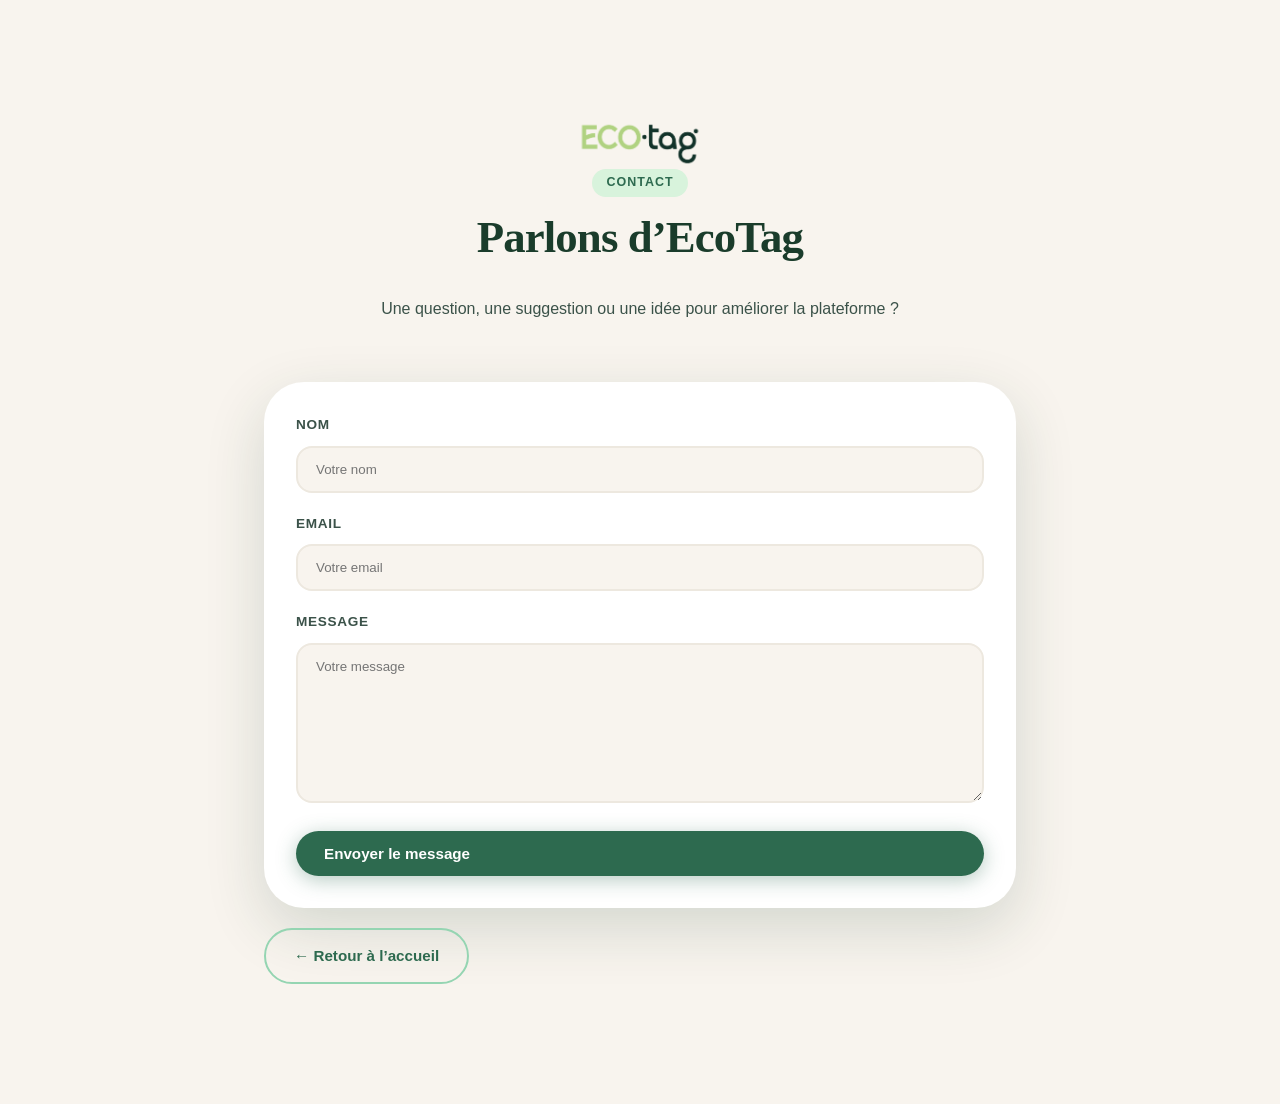
<file: contact.html>
<!DOCTYPE html>
<html lang="fr">
<head>
  <meta charset="UTF-8" />
  <meta name="viewport" content="width=device-width, initial-scale=1.0" />
  <title>Contact — EcoTag</title>
  <link rel="stylesheet" href="style.css" />
</head>
<body>

<section class="contact-page">
  <div class="container contact-container">

<!-- HEADER -->


    <a href="index.html" class="logo">
        <img src="assets/logo-ecotag.png" alt="EcoTag" class="logo-image">
    </a>
<!-- PAGE CONTENT -->



    <div class="section-header">
      <span class="section-tag">Contact</span>
      <h1 class="section-title">Parlons d’EcoTag</h1>
      <p class="section-subtitle">
        Une question, une suggestion ou une idée pour améliorer la plateforme ?
      </p>
    </div>

    <form class="contact-form">
      <div class="input-group">
        <label>Nom</label>
        <input type="text" placeholder="Votre nom">
      </div>

      <div class="input-group">
        <label>Email</label>
        <input type="email" placeholder="Votre email">
      </div>

      <div class="input-group">
        <label>Message</label>
        <textarea placeholder="Votre message"></textarea>
      </div>

      <button type="submit" class="btn-primary">
        Envoyer le message
      </button>
    </form>

    <a href="index.html" class="btn-secondary back-btn">
      ← Retour à l’accueil
    </a>

  </div>
</section>

</body>
</html>
</file>
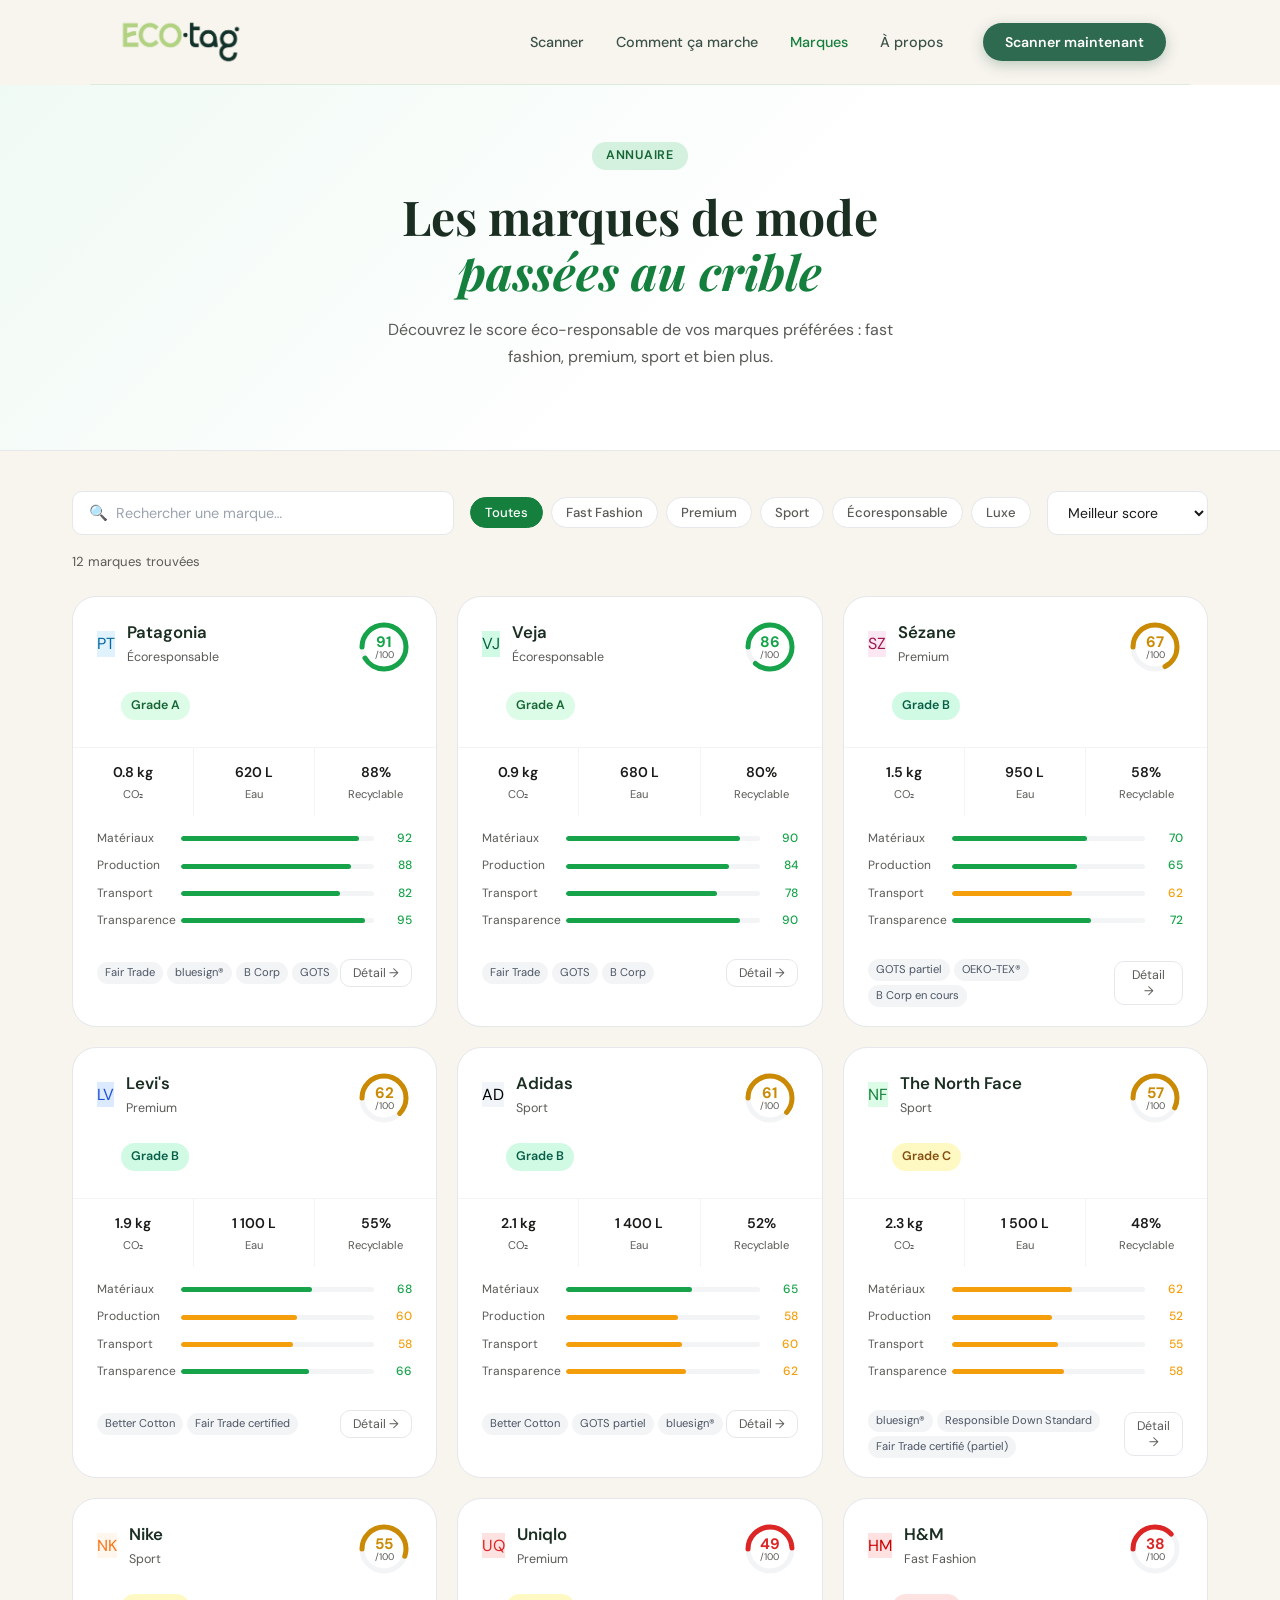
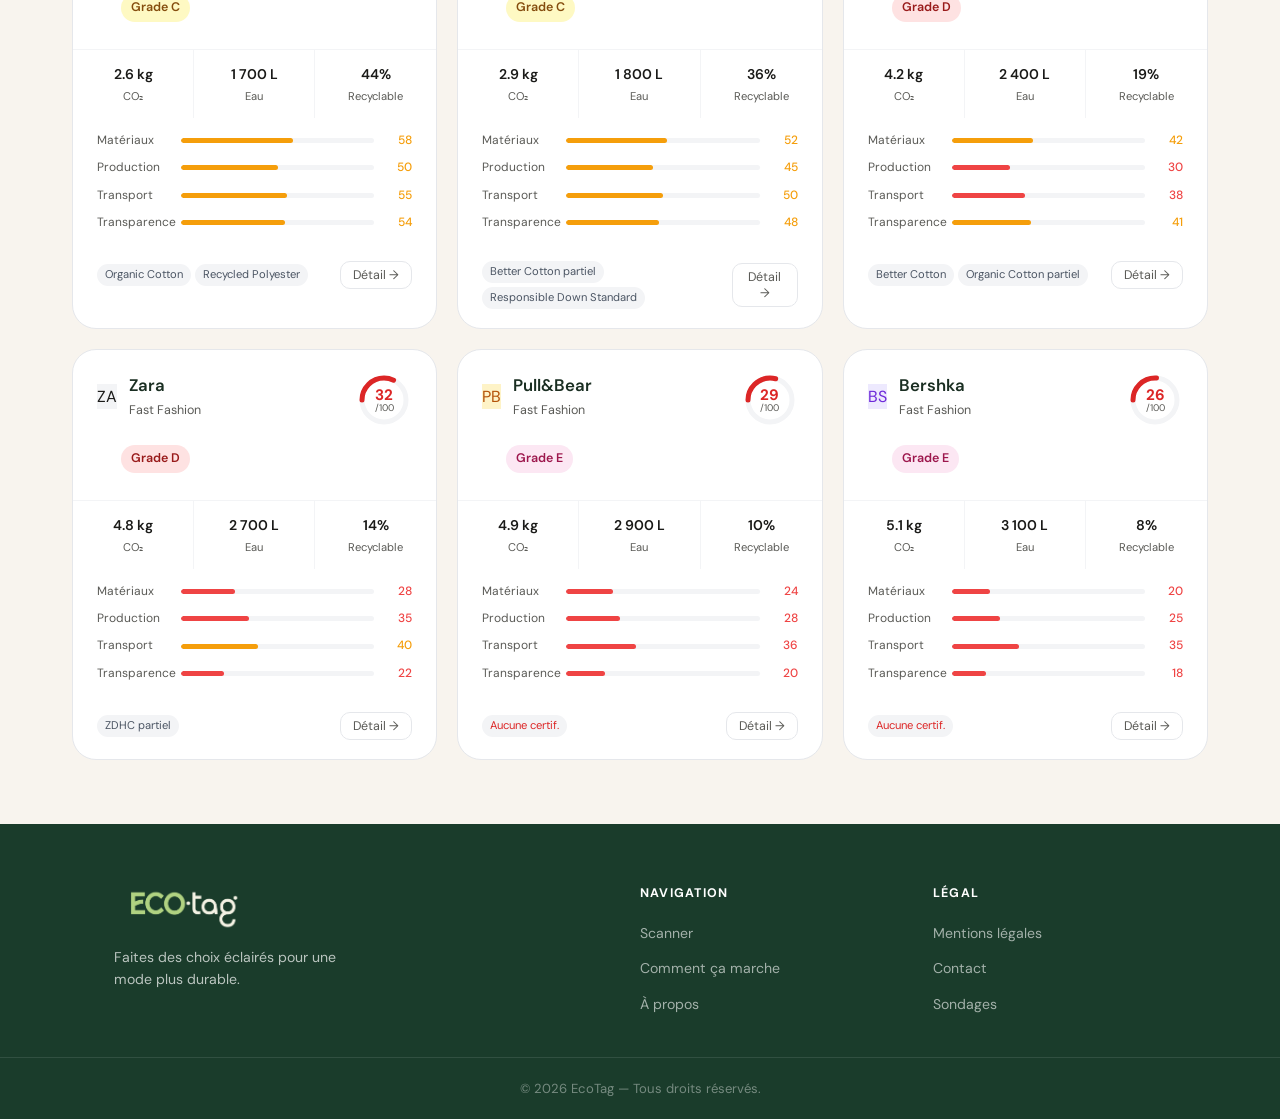
<file: marques.html>
<!DOCTYPE html>
<html lang="fr">
<head>
  <meta charset="UTF-8" />
  <meta name="viewport" content="width=device-width, initial-scale=1.0" />
  <title>EcoTag — Marques</title>
  <link rel="preconnect" href="https://fonts.googleapis.com" />
  <link rel="preconnect" href="https://fonts.gstatic.com" crossorigin />
  <link href="https://fonts.googleapis.com/css2?family=Playfair+Display:ital,wght@0,400;0,700;1,400&family=DM+Sans:wght@300;400;500;600&display=swap" rel="stylesheet" />
  <link rel="stylesheet" href="style.css" />
  <style>
    /* ── Variables spécifiques à cette page ── */
    :root {
      --green-50:  #f0faf4;
      --green-100: #d4f0df;
      --green-600: #16a34a;
      --green-700: #15803d;
      --green-800: #166534;
      --red-400:   #f87171;
      --gray-50:   #f9fafb;
      --gray-100:  #f3f4f6;
      --gray-200:  #e5e7eb;
      --gray-400:  #9ca3af;
      --gray-600:  #4b5563;
      --text: #1a1a18;
      --text-muted: #5a5a56;
      --radius-md: 10px;
      --radius-xl: 24px;
    }

    /* Lien actif dans la nav */
    .nav-links a.active { color: var(--green-700); }

    /* ── PAGE HEADER ── */
    .page-hero {
      background: linear-gradient(135deg, var(--green-50) 0%, #fff 60%);
      border-bottom: 1px solid var(--gray-200);
      padding: 3.5rem 2rem 3rem;
      text-align: center;
    }
    .page-hero .tag {
      display: inline-block;
      background: var(--green-100); color: var(--green-800);
      font-size: 0.78rem; font-weight: 600; letter-spacing: .06em; text-transform: uppercase;
      padding: 4px 14px; border-radius: 99px; margin-bottom: 1.2rem;
    }
    .page-hero h1 {
      font-family: 'Playfair Display', serif;
      font-size: clamp(2rem, 5vw, 3rem);
      line-height: 1.15;
      margin-bottom: 1rem;
    }
    .page-hero h1 em { font-style: italic; color: var(--green-700); }
    .page-hero p { color: var(--text-muted); max-width: 560px; margin: 0 auto 2rem; line-height: 1.7; }

    /* ── SEARCH / FILTER ── */
    .controls {
      max-width: 1200px; margin: 2.5rem auto 0;
      padding: 0 2rem;
      display: flex; flex-wrap: wrap; align-items: center; gap: 1rem;
    }
    .search-box {
      flex: 1; min-width: 220px;
      display: flex; align-items: center; gap: 8px;
      background: #fff; border: 1px solid var(--gray-200);
      border-radius: var(--radius-md); padding: 0 1rem; height: 44px;
    }
    .search-box input {
      border: none; outline: none; font-family: inherit; font-size: 0.9rem;
      background: transparent; flex: 1; color: var(--text);
    }
    .search-box input::placeholder { color: var(--gray-400); }
    .search-icon { color: var(--gray-400); font-size: 0.95rem; }

    .filter-pills { display: flex; gap: 8px; flex-wrap: wrap; }
    .pill {
      padding: 6px 14px; border-radius: 99px; border: 1px solid var(--gray-200);
      font-size: 0.82rem; font-weight: 500; background: #fff; cursor: pointer;
      transition: all .2s; color: var(--text-muted);
    }
    .pill:hover { border-color: var(--green-600); color: var(--green-700); }
    .pill.active { background: var(--green-700); color: #fff; border-color: var(--green-700); }

    .sort-select {
      height: 44px; padding: 0 1rem; border: 1px solid var(--gray-200);
      border-radius: var(--radius-md); font-family: inherit; font-size: 0.875rem;
      background: #fff; color: var(--text); cursor: pointer; outline: none;
    }
    .sort-select:focus { border-color: var(--green-600); }

    .results-count {
      max-width: 1200px; margin: 1rem auto 0; padding: 0 2rem;
      font-size: 0.82rem; color: var(--text-muted);
    }

    /* ── GRID ── */
    .brands-grid {
      max-width: 1200px; margin: 1.5rem auto 4rem;
      padding: 0 2rem;
      display: grid;
      grid-template-columns: repeat(auto-fill, minmax(300px, 1fr));
      gap: 1.25rem;
    }

    /* ── BRAND CARD ── */
    .brand-card {
      background: #fff; border: 1px solid var(--gray-200);
      border-radius: var(--radius-xl);
      overflow: hidden;
      transition: transform .2s, box-shadow .2s;
      cursor: pointer;
    }
    .brand-card:hover {
      transform: translateY(-3px);
      box-shadow: 0 12px 32px rgba(0,0,0,.07);
    }

    .card-top {
      padding: 1.4rem 1.5rem 1rem;
      display: flex; align-items: flex-start; justify-content: space-between; gap: 1rem;
    }
    .brand-identity { display: flex; align-items: center; gap: 12px; }
    .brand-name { font-size: 1.05rem; font-weight: 600; }
    .brand-category { font-size: 0.78rem; color: var(--text-muted); margin-top: 2px; }

    /* Score ring (small) */
    .score-ring { position: relative; width: 56px; height: 56px; flex-shrink: 0; }
    .score-ring svg { width: 56px; height: 56px; transform: rotate(-90deg); }
    .score-ring .track { fill: none; stroke: var(--gray-100); stroke-width: 5; }
    .score-ring .fill  { fill: none; stroke-width: 5; stroke-linecap: round; transition: stroke-dashoffset 1s ease; }
    .score-ring .score-inner {
      position: absolute; inset: 0;
      display: flex; flex-direction: column; align-items: center; justify-content: center;
      line-height: 1;
    }
    .score-ring .score-num { font-size: 0.95rem; font-weight: 700; }
    .score-ring .score-sub { font-size: 0.6rem; color: var(--text-muted); }

    /* Grade badge */
    .grade-badge {
      display: inline-flex; align-items: center; gap: 5px;
      padding: 4px 10px; border-radius: 99px;
      font-size: 0.78rem; font-weight: 600; margin: 0 1.5rem .9rem;
    }
    .grade-badge.A { background: #dcfce7; color: #166534; }
    .grade-badge.B { background: #d1fae5; color: #065f46; }
    .grade-badge.C { background: #fef9c3; color: #854d0e; }
    .grade-badge.D { background: #fee2e2; color: #991b1b; }
    .grade-badge.E { background: #fce7f3; color: #9d174d; }

    /* Metrics row */
    .card-metrics {
      display: grid; grid-template-columns: repeat(3, 1fr);
      border-top: 1px solid var(--gray-100);
    }
    .metric-cell {
      padding: .8rem .6rem; text-align: center;
      border-right: 1px solid var(--gray-100);
    }
    .metric-cell:last-child { border-right: none; }
    .metric-cell .m-val { font-size: 0.88rem; font-weight: 600; color: var(--text); }
    .metric-cell .m-lbl { font-size: 0.7rem; color: var(--text-muted); margin-top: 2px; }

    /* Progress bars */
    .card-bars { padding: .8rem 1.5rem 1.2rem; display: flex; flex-direction: column; gap: 8px; }
    .bar-row { display: flex; align-items: center; gap: 10px; }
    .bar-label { font-size: 0.75rem; color: var(--text-muted); width: 74px; flex-shrink: 0; }
    .bar-track { flex: 1; height: 5px; background: var(--gray-100); border-radius: 99px; overflow: hidden; }
    .bar-fill { height: 100%; border-radius: 99px; transition: width 1s ease; }
    .bar-val { font-size: 0.75rem; font-weight: 500; width: 28px; text-align: right; flex-shrink: 0; }

    /* Card footer */
    .card-footer {
      padding: .6rem 1.5rem 1.2rem;
      display: flex; align-items: center; justify-content: space-between;
    }
    .certifs { display: flex; flex-wrap: wrap; gap: 4px; }
    .certif-chip {
      background: var(--gray-100); color: var(--gray-600);
      font-size: 0.7rem; padding: 2px 8px; border-radius: 99px;
    }
    .detail-btn {
      background: none; border: 1px solid var(--gray-200);
      border-radius: var(--radius-md); padding: 5px 12px;
      font-size: 0.78rem; font-family: inherit; cursor: pointer;
      color: var(--text-muted); transition: all .2s;
    }
    .detail-btn:hover { border-color: var(--green-600); color: var(--green-700); }

    /* ── MODAL ── */
    .modal-overlay {
      position: fixed; inset: 0; background: rgba(0,0,0,.45);
      z-index: 200; display: flex; align-items: center; justify-content: center;
      padding: 1rem; opacity: 0; pointer-events: none; transition: opacity .25s;
    }
    .modal-overlay.open { opacity: 1; pointer-events: all; }
    .modal {
      background: #fff; border-radius: var(--radius-xl);
      max-width: 600px; width: 100%; max-height: 90vh;
      overflow-y: auto; transform: translateY(20px); transition: transform .25s;
    }
    .modal-overlay.open .modal { transform: translateY(0); }
    .modal-header {
      display: flex; align-items: center; justify-content: space-between;
      padding: 1.5rem 1.75rem; border-bottom: 1px solid var(--gray-200);
      position: sticky; top: 0; background: #fff; z-index: 1;
    }
    .modal-header h2 { font-family: 'Playfair Display', serif; font-size: 1.4rem; }
    .modal-close {
      background: var(--gray-100); border: none; border-radius: 50%;
      width: 34px; height: 34px; font-size: 1rem; cursor: pointer; color: var(--text-muted);
      display: flex; align-items: center; justify-content: center;
    }
    .modal-body { padding: 1.5rem 1.75rem; }
    .modal-section { margin-bottom: 1.5rem; }
    .modal-section h3 {
      font-size: 0.8rem; font-weight: 600; letter-spacing: .05em;
      text-transform: uppercase; color: var(--text-muted); margin-bottom: .75rem;
    }
    .modal-section p { font-size: 0.9rem; line-height: 1.7; color: var(--text); }
    .modal-grid { display: grid; grid-template-columns: 1fr 1fr; gap: 12px; }
    .modal-metric {
      background: var(--gray-50); border-radius: var(--radius-md);
      padding: 1rem; text-align: center;
    }
    .modal-metric .mm-val { font-size: 1.3rem; font-weight: 700; color: var(--green-700); }
    .modal-metric .mm-lbl { font-size: 0.75rem; color: var(--text-muted); margin-top: 4px; }
    .timeline { list-style: none; }
    .timeline li { display: flex; gap: 12px; padding: .5rem 0; font-size: 0.875rem; }
    .timeline li::before {
      content: ''; width: 8px; height: 8px; border-radius: 50%;
      background: var(--green-600); flex-shrink: 0; margin-top: 5px;
    }
    .timeline li.bad::before { background: var(--red-400); }
    .modal-cta {
      margin-top: 1.5rem;
      background: var(--green-700); color: #fff;
      border: none; border-radius: var(--radius-md); padding: .75rem 1.5rem;
      font-family: inherit; font-size: 0.9rem; font-weight: 500; cursor: pointer;
      width: 100%; transition: background .2s;
    }
    .modal-cta:hover { background: var(--green-800); }

    /* ── EMPTY STATE ── */
    .empty-state {
      grid-column: 1/-1; text-align: center;
      padding: 4rem 2rem; color: var(--text-muted);
    }
    .empty-state .empty-icon { font-size: 3rem; margin-bottom: 1rem; }

    @media (max-width: 640px) {
      .brands-grid { grid-template-columns: 1fr; }
      .modal-grid { grid-template-columns: 1fr; }
    }
  </style>
</head>
<body>

<!-- ── HEADER ── -->
<header class="header">
  <nav class="nav">
    <a href="index.html" class="logo">
        <img src="assets/logo-ecotag.png" alt="EcoTag" class="logo-image">
    </a>
    <ul class="nav-links">
      <li><a href="index.html#scanner">Scanner</a></li>
      <li><a href="index.html#comment-ca-marche">Comment ça marche</a></li>
      <li><a href="marques.html" class="active">Marques</a></li>
      <li><a href="index.html#about">À propos</a></li>
    </ul>
    <button class="nav-cta" onclick="window.location='index.html#scanner'">Scanner maintenant</button>
  </nav>
</header>

<!-- ── PAGE HERO ── -->
<section class="page-hero">
  <span class="tag">Annuaire</span>
  <h1>Les marques de mode<br/><em>passées au crible</em></h1>
  <p>Découvrez le score éco-responsable de vos marques préférées : fast fashion, premium, sport et bien plus.</p>
</section>

<!-- ── CONTROLS ── -->
<div class="controls">
  <div class="search-box">
    <span class="search-icon">🔍</span>
    <input type="text" id="search-input" placeholder="Rechercher une marque…" oninput="filterBrands()" />
  </div>
  <div class="filter-pills" id="filter-pills">
    <button class="pill active" data-cat="all" onclick="setFilter(this,'all')">Toutes</button>
    <button class="pill" data-cat="Fast Fashion" onclick="setFilter(this,'Fast Fashion')">Fast Fashion</button>
    <button class="pill" data-cat="Premium" onclick="setFilter(this,'Premium')">Premium</button>
    <button class="pill" data-cat="Sport" onclick="setFilter(this,'Sport')">Sport</button>
    <button class="pill" data-cat="Écoresponsable" onclick="setFilter(this,'Écoresponsable')">Écoresponsable</button>
    <button class="pill" data-cat="Luxe" onclick="setFilter(this,'Luxe')">Luxe</button>
  </div>
  <select class="sort-select" id="sort-select" onchange="filterBrands()">
    <option value="score-desc">Meilleur score</option>
    <option value="score-asc">Moins bon score</option>
    <option value="az">A → Z</option>
    <option value="za">Z → A</option>
  </select>
</div>
<p class="results-count" id="results-count"></p>

<!-- ── BRANDS GRID ── -->
<div class="brands-grid" id="brands-grid"></div>

<!-- ── FOOTER ── -->
<footer class="footer">
  <div class="container footer-grid">
    <div class="footer-brand">
      <a href="index.html" class="logo">
        <img src="assets/logo-clair.png" alt="EcoTag" class="logo-image">
      </a>
      <p>Faites des choix éclairés pour une mode plus durable.</p>
    </div>
    <div class="footer-links">
      <h4>Navigation</h4>
      <ul>
        <li><a href="index.html#scanner">Scanner</a></li>
        <li><a href="index.html#comment-ca-marche">Comment ça marche</a></li>
        <li><a href="index.html#about">À propos</a></li>
      </ul>
    </div>
    <div class="footer-links">
      <h4>Légal</h4>
      <ul>
        <li><a href="mentions-legales.html">Mentions légales</a></li>
        <li><a href="contact.html">Contact</a></li>
        <li><a href="sondages.html">Sondages</a></li>
      </ul>
    </div>
  </div>
  <div class="footer-bottom">
    © 2026 EcoTag — Tous droits réservés.
  </div>
</footer>

<!-- ── MODAL ── -->
<div class="modal-overlay" id="modal-overlay" onclick="closeModal(event)">
  <div class="modal" id="modal-box">
    <div class="modal-header">
      <h2 id="modal-title">—</h2>
      <button class="modal-close" onclick="closeModal()">✕</button>
    </div>
    <div class="modal-body" id="modal-body"></div>
  </div>
</div>

<script>
const BRANDS = [
  {
    id: 1,
    name: "Zara",
    category: "Fast Fashion",
    color: "#1a1a18", bg: "#f3f4f6",
    initials: "ZA",
    score: 32,
    grade: "D",
    co2: "4.8", water: "2 700", chemicals: "Élevé", recyclability: "14%",
    bars: { matériaux: 28, production: 35, transport: 40, transparence: 22 },
    certs: ["ZDHC partiel"],
    desc: "Zara (Inditex) est le géant mondial du fast fashion. Malgré des engagements récents via sa ligne « Join Life », la majorité des collections restent peu durables, avec une production rapide et une durée de vie courte des vêtements.",
    positives: ["Programme Join Life sur certaines pièces", "Objectif 100% coton durable en 2025", "Collecte vêtements en magasin"],
    negatives: ["Renouvellement de collections très rapide (~20 collections/an)", "Majorité des usines en Asie du Sud-Est", "Peu de traçabilité matières"],
    metrics_extra: { "Collections/an": "~20", "Pays de prod.": "50+", "Emplois": "150 000+", "CA (Mds€)": "25.6" }
  },
  {
    id: 2,
    name: "H&M",
    category: "Fast Fashion",
    color: "#cc0000", bg: "#fee2e2",
    initials: "HM",
    score: 38,
    grade: "D",
    co2: "4.2", water: "2 400", chemicals: "Élevé", recyclability: "19%",
    bars: { matériaux: 42, production: 30, transport: 38, transparence: 41 },
    certs: ["Better Cotton", "Organic Cotton partiel"],
    desc: "H&M a engagé des démarches de durabilité visibles (ligne Conscious, collecte de vêtements) mais reste sous le feu des critiques pour greenwashing. La transparence de la chaîne d'approvisionnement s'améliore progressivement.",
    positives: ["Programme de collecte H&M Rewear", "Ligne Conscious avec matières recyclées", "Rapport durabilité annuel détaillé"],
    negatives: ["Accusations de greenwashing par le Parlement européen", "Faible part de matières durables (~30%)", "Surproduction structurelle"],
    metrics_extra: { "Collections/an": "12-16", "Pays de prod.": "30+", "Emplois": "155 000", "CA (Mds€)": "22.1" }
  },
  {
    id: 3,
    name: "Bershka",
    category: "Fast Fashion",
    color: "#6d28d9", bg: "#ede9fe",
    initials: "BS",
    score: 26,
    grade: "E",
    co2: "5.1", water: "3 100", chemicals: "Très élevé", recyclability: "8%",
    bars: { matériaux: 20, production: 25, transport: 35, transparence: 18 },
    certs: [],
    desc: "Bershka, filiale d'Inditex ciblant les 15-25 ans, affiche l'un des plus mauvais scores de notre classement. La marque mise sur des prix très bas et un renouvellement ultra-rapide, avec peu d'engagements environnementaux visibles.",
    positives: ["Appartient à Inditex qui a des engagements groupe"],
    negatives: ["Pas de ligne écoresponsable dédiée", "Très faible transparence fournisseurs", "Matières synthétiques largement dominantes", "Prix très bas favorisant la surconsommation"],
    metrics_extra: { "Collections/an": "24+", "Pays de prod.": "40+", "Boutiques": "1 100+", "CA (Mds€)": "2.1" }
  },
  {
    id: 4,
    name: "Adidas",
    category: "Sport",
    color: "#000", bg: "#f1f5f9",
    initials: "AD",
    score: 61,
    grade: "B",
    co2: "2.1", water: "1 400", chemicals: "Modéré", recyclability: "52%",
    bars: { matériaux: 65, production: 58, transport: 60, transparence: 62 },
    certs: ["Better Cotton", "GOTS partiel", "bluesign®"],
    desc: "Adidas est l'un des leaders du sport en matière de durabilité. Le partenariat avec Parley for the Oceans (plastique recyclé des océans) et la Stan Smith Mylo (champignons) illustrent une vraie stratégie d'innovation durable.",
    positives: ["Collaboration Parley : plastique océan recyclé", "Objectif 9 Mds de plastique recyclé évité d'ici 2025", "Programme End Plastic Waste", "Transparence chaîne d'approvisionnement"],
    negatives: ["Polyester vierge encore très utilisé", "Volumes de production très élevés", "Logistique internationale énergivore"],
    metrics_extra: { "% polyester recyclé": "69%", "Pays de prod.": "55", "Emplois": "60 000", "CA (Mds€)": "21.4" }
  },
  {
    id: 5,
    name: "Nike",
    category: "Sport",
    color: "#f97316", bg: "#fff7ed",
    initials: "NK",
    score: 55,
    grade: "C",
    co2: "2.6", water: "1 700", chemicals: "Modéré", recyclability: "44%",
    bars: { matériaux: 58, production: 50, transport: 55, transparence: 54 },
    certs: ["Organic Cotton", "Recycled Polyester"],
    desc: "Nike (Move to Zero) affiche des ambitions zéro carbone et zéro déchet. La ligne Space Hippie utilise des déchets de fabrication recyclés. La marque reste sous pression pour ses conditions de travail dans les usines sous-traitantes.",
    positives: ["Programme Move to Zero ambitieux", "Nike Refurbished : remise en état de chaussures", "Ligne Space Hippie (déchets recyclés)", "Reporting ESG détaillé"],
    negatives: ["Controverses conditions de travail Asie du Sud-Est", "Polyester vierge encore dominant", "Empreinte carbone totale très élevée (taille du groupe)"],
    metrics_extra: { "% matières durables": "54%", "Pays de prod.": "40+", "Emplois": "79 000", "CA (Mds$)": "51.4" }
  },
  {
    id: 6,
    name: "Patagonia",
    category: "Écoresponsable",
    color: "#0369a1", bg: "#e0f2fe",
    initials: "PT",
    score: 91,
    grade: "A",
    co2: "0.8", water: "620", chemicals: "Faible", recyclability: "88%",
    bars: { matériaux: 92, production: 88, transport: 82, transparence: 95 },
    certs: ["Fair Trade", "bluesign®", "B Corp", "GOTS"],
    desc: "Patagonia est la référence mondiale de la mode durable. En 2022, le fondateur Yvon Chouinard a cédé l'entreprise à une fondation environnementale. La marque milite activement pour réduire la consommation, y compris la sienne.",
    positives: ["Don de l'entreprise à une fondation climatique", "Programme Worn Wear de réparation/revente", "Matériaux recyclés ou biologiques à 87%", "Activisme environnemental (1% for the Planet)", "Transparence totale de la chaîne d'approvisionnement"],
    negatives: ["Prix élevés limitant l'accessibilité", "Empreinte transport internationale"],
    metrics_extra: { "% matières durables": "87%", "Dons enviro": "140M$+", "Emplois": "3 000", "CA (M$)": "1 500" }
  },
  {
    id: 7,
    name: "Pull&Bear",
    category: "Fast Fashion",
    color: "#b45309", bg: "#fef3c7",
    initials: "PB",
    score: 29,
    grade: "E",
    co2: "4.9", water: "2 900", chemicals: "Élevé", recyclability: "10%",
    bars: { matériaux: 24, production: 28, transport: 36, transparence: 20 },
    certs: [],
    desc: "Pull&Bear, autre filiale d'Inditex, souffre des mêmes problèmes structurels que ses sœurs Bershka et Zara. Le modèle fast fashion ultra-rapide génère une empreinte environnementale considérable avec peu de contreparties durables.",
    positives: ["Appartient à Inditex (engagements groupe)"],
    negatives: ["Aucune ligne écoresponsable dédiée", "Faible recyclabilité des collections", "Forte utilisation de synthétiques", "Peu de certifications indépendantes"],
    metrics_extra: { "Collections/an": "20+", "Boutiques": "950+", "Pays de prod.": "40+", "CA (Mds€)": "1.6" }
  },
  {
    id: 8,
    name: "Levi's",
    category: "Premium",
    color: "#1d4ed8", bg: "#dbeafe",
    initials: "LV",
    score: 62,
    grade: "B",
    co2: "1.9", water: "1 100", chemicals: "Modéré", recyclability: "55%",
    bars: { matériaux: 68, production: 60, transport: 58, transparence: 66 },
    certs: ["Better Cotton", "Fair Trade certified"],
    desc: "Levi's a lancé WaterLess™, une technique de fabrication économisant jusqu'à 96% d'eau sur certains jeans. La marque s'engage sur le coton biologique et la transparence fournisseurs, avec des résultats mesurables et vérifiés.",
    positives: ["Technologie WaterLess™ (-96% eau sur certains produits)", "Buy Better, Wear Longer (anti fast fashion)", "Objectif 100% coton durable d'ici 2025", "Programme SecondHand officiel"],
    negatives: ["Production encore majoritairement en Asie", "Teintures chimiques toujours présentes", "Volume total reste élevé"],
    metrics_extra: { "% coton durable": "83%", "WaterLess™ produits": "193M", "Emplois": "15 000", "CA (Mds$)": "6.2" }
  },
  {
    id: 9,
    name: "Veja",
    category: "Écoresponsable",
    color: "#065f46", bg: "#d1fae5",
    initials: "VJ",
    score: 86,
    grade: "A",
    co2: "0.9", water: "680", chemicals: "Faible", recyclability: "80%",
    bars: { matériaux: 90, production: 84, transport: 78, transparence: 90 },
    certs: ["Fair Trade", "GOTS", "B Corp"],
    desc: "Veja est devenu la référence européenne de la basket éthique. Coton biologique du Brésil, caoutchouc naturel Amazonien, usines certifiées au Brésil… la marque française prouve que durabilité et désirabilité peuvent coexister.",
    positives: ["Caoutchouc naturel d'Amazonie (vs synthétique)", "Coton biologique certifié Brésil/Pérou", "Usines propres certifiées au Brésil", "0 publicité (budget redirigé vers qualité)", "Transparence totale des prix de revient"],
    negatives: ["Prix premium (moins accessible)", "Empreinte transport Brésil → Europe"],
    metrics_extra: { "% matières bio": "70%", "Usines certifiées": "100%", "Emplois Brésil": "800+", "CA (M€)": "350+" }
  },
  {
    id: 10,
    name: "Uniqlo",
    category: "Premium",
    color: "#dc2626", bg: "#fee2e2",
    initials: "UQ",
    score: 49,
    grade: "C",
    co2: "2.9", water: "1 800", chemicals: "Modéré", recyclability: "36%",
    bars: { matériaux: 52, production: 45, transport: 50, transparence: 48 },
    certs: ["Better Cotton partiel", "Responsible Down Standard"],
    desc: "Uniqlo (Fast Retailing) mise sur la durabilité de ses produits (LifeWear) plutôt que sur la fréquence d'achat. Les efforts existent (coton recycclé, programme RE.UNIQLO) mais la transparence reste insuffisante et les volumes considérables.",
    positives: ["Programme RE.UNIQLO de collecte et recyclage", "Investissement dans la technologie textile durable", "Vêtements conçus pour durer (LifeWear)"],
    negatives: ["Manque de transparence sur les fournisseurs tier 2-3", "Volume de production très élevé", "Peu de certifications tierces indépendantes"],
    metrics_extra: { "Vêtements collectés/an": "50M+", "Boutiques": "2 400+", "Emplois": "56 000", "CA (Mds$)": "17.1" }
  },
  {
    id: 11,
    name: "Sézane",
    category: "Premium",
    color: "#9d174d", bg: "#fce7f3",
    initials: "SZ",
    score: 67,
    grade: "B",
    co2: "1.5", water: "950", chemicals: "Faible-Mod.", recyclability: "58%",
    bars: { matériaux: 70, production: 65, transport: 62, transparence: 72 },
    certs: ["GOTS partiel", "OEKO-TEX®", "B Corp en cours"],
    desc: "Sézane, marque digitale française, s'engage pour des collections limitées, des matières de qualité et une production majoritairement en Europe. La marque publie un rapport impact détaillé et progresse chaque année vers ses objectifs.",
    positives: ["Collections limitées anti-surproduction", "Production Europe (Italie, Portugal, France)", "Matières certifiées OEKO-TEX®", "Fonds Demain pour des projets sociaux", "Rapport d'impact annuel"],
    negatives: ["Prix élevés", "Empreinte carbone transport encore présente", "B Corp non finalisé"],
    metrics_extra: { "% prod. Europe": "68%", "Collections/an": "4", "Emplois": "600+", "CA (M€)": "300+" }
  },
  {
    id: 12,
    name: "The North Face",
    category: "Sport",
    color: "#15803d", bg: "#dcfce7",
    initials: "NF",
    score: 57,
    grade: "C",
    co2: "2.3", water: "1 500", chemicals: "Modéré", recyclability: "48%",
    bars: { matériaux: 62, production: 52, transport: 55, transparence: 58 },
    certs: ["bluesign®", "Responsible Down Standard", "Fair Trade certifié (partiel)"],
    desc: "The North Face s'engage via son programme Renewed (vêtements remis à neuf) et l'utilisation croissante de matières recyclées. La marque milite pour la protection des espaces naturels tout en restant dépendante de la pétrochimie pour les performances techniques.",
    positives: ["Programme TNF Renewed (reconditionné)", "Partenariats protection zones naturelles", "Duvet responsable certifié RDS", "Investissement matières recyclées"],
    negatives: ["Dépendance aux matières synthétiques techniques", "Appartient à VF Corp (volume élevé)", "Transport international dominant"],
    metrics_extra: { "% matières durables": "50%", "Renewed produits/an": "1M+", "Emplois VF Corp": "35 000", "CA (Mds$)": "3.7" }
  }
];

let currentFilter = "all";

function scoreColor(s) {
  if (s >= 75) return "#16a34a";
  if (s >= 50) return "#ca8a04";
  return "#dc2626";
}

function barColor(v) {
  if (v >= 65) return "#16a34a";
  if (v >= 40) return "#f59e0b";
  return "#ef4444";
}

function circumference(r) { return 2 * Math.PI * r; }

function buildCard(b) {
  const C = 157; // circumference for r=25
  const offset = C - (b.score / 100) * C;
  const color = scoreColor(b.score);
  const barsHtml = Object.entries(b.bars).map(([k, v]) =>
    `<div class="bar-row">
      <span class="bar-label">${k.charAt(0).toUpperCase()+k.slice(1)}</span>
      <div class="bar-track"><div class="bar-fill" style="width:${v}%;background:${barColor(v)}"></div></div>
      <span class="bar-val" style="color:${barColor(v)}">${v}</span>
    </div>`
  ).join('');
  const certsHtml = b.certs.length
    ? b.certs.map(c => `<span class="certif-chip">${c}</span>`).join('')
    : `<span class="certif-chip" style="color:#dc2626">Aucune certif.</span>`;

  return `
  <div class="brand-card" id="card-${b.id}" onclick="openModal(${b.id})">
    <div class="card-top">
      <div class="brand-identity">
        <div class="brand-logo-circle" style="background:${b.bg};color:${b.color}">${b.initials}</div>
        <div>
          <div class="brand-name">${b.name}</div>
          <div class="brand-category">${b.category}</div>
        </div>
      </div>
      <div class="score-ring">
        <svg viewBox="0 0 56 56">
          <circle class="track" cx="28" cy="28" r="22" stroke-width="5" fill="none" stroke="#f3f4f6"/>
          <circle class="fill" cx="28" cy="28" r="22" stroke-width="5" fill="none"
            stroke="${color}" stroke-linecap="round"
            stroke-dasharray="${circumference(22).toFixed(1)}"
            stroke-dashoffset="${(circumference(22) - (b.score/100)*circumference(22)).toFixed(1)}"
            transform="rotate(-90 28 28)"/>
        </svg>
        <div class="score-inner">
          <span class="score-num" style="color:${color}">${b.score}</span>
          <span class="score-sub">/100</span>
        </div>
      </div>
    </div>
    <div style="padding:0 1.5rem .8rem">
      <span class="grade-badge ${b.grade}">Grade ${b.grade}</span>
    </div>
    <div class="card-metrics">
      <div class="metric-cell"><div class="m-val">${b.co2} kg</div><div class="m-lbl">CO₂</div></div>
      <div class="metric-cell"><div class="m-val">${b.water} L</div><div class="m-lbl">Eau</div></div>
      <div class="metric-cell"><div class="m-val">${b.recyclability}</div><div class="m-lbl">Recyclable</div></div>
    </div>
    <div class="card-bars">${barsHtml}</div>
    <div class="card-footer">
      <div class="certifs">${certsHtml}</div>
      <button class="detail-btn">Détail →</button>
    </div>
  </div>`;
}

function filterBrands() {
  const q = document.getElementById('search-input').value.toLowerCase();
  const sort = document.getElementById('sort-select').value;
  let list = BRANDS.filter(b => {
    const matchCat = currentFilter === 'all' || b.category === currentFilter;
    const matchQ = b.name.toLowerCase().includes(q) || b.category.toLowerCase().includes(q);
    return matchCat && matchQ;
  });
  if (sort === 'score-desc') list.sort((a,b) => b.score - a.score);
  else if (sort === 'score-asc') list.sort((a,b) => a.score - b.score);
  else if (sort === 'az') list.sort((a,b) => a.name.localeCompare(b.name));
  else if (sort === 'za') list.sort((a,b) => b.name.localeCompare(a.name));

  const grid = document.getElementById('brands-grid');
  document.getElementById('results-count').textContent = `${list.length} marque${list.length>1?'s':''} trouvée${list.length>1?'s':''}`;
  if (!list.length) {
    grid.innerHTML = `<div class="empty-state"><div class="empty-icon">🔍</div><p>Aucune marque ne correspond à votre recherche.</p></div>`;
    return;
  }
  grid.innerHTML = list.map(buildCard).join('');
}

function setFilter(el, cat) {
  currentFilter = cat;
  document.querySelectorAll('.pill').forEach(p => p.classList.remove('active'));
  el.classList.add('active');
  filterBrands();
}

function openModal(id) {
  const b = BRANDS.find(x => x.id === id);
  if (!b) return;
  document.getElementById('modal-title').textContent = b.name;
  const pos = b.positives.map(p => `<li>${p}</li>`).join('');
  const neg = b.negatives.map(p => `<li class="bad">${p}</li>`).join('');
  const extra = Object.entries(b.metrics_extra).map(([k,v]) =>
    `<div class="modal-metric"><div class="mm-val">${v}</div><div class="mm-lbl">${k}</div></div>`
  ).join('');
  document.getElementById('modal-body').innerHTML = `
    <div class="modal-section">
      <h3>Présentation</h3>
      <p>${b.desc}</p>
    </div>
    <div class="modal-section">
      <h3>Chiffres clés</h3>
      <div class="modal-grid">${extra}</div>
    </div>
    <div class="modal-section">
      <h3>Points forts & points faibles</h3>
      <ul class="timeline">${pos}${neg}</ul>
    </div>
    <div class="modal-section">
      <h3>Certifications</h3>
      <p>${b.certs.length ? b.certs.join(' · ') : 'Aucune certification indépendante reconnue.'}</p>
    </div>
    <button class="modal-cta" onclick="window.location='index.html#scanner'">📷 Scanner un produit ${b.name}</button>
  `;
  document.getElementById('modal-overlay').classList.add('open');
  document.body.style.overflow = 'hidden';
}

function closeModal(e) {
  if (e && e.target !== document.getElementById('modal-overlay')) return;
  document.getElementById('modal-overlay').classList.remove('open');
  document.body.style.overflow = '';
}

document.addEventListener('keydown', e => { if(e.key==='Escape') closeModal(); });

filterBrands();
</script>
</body>
</html>
</file>
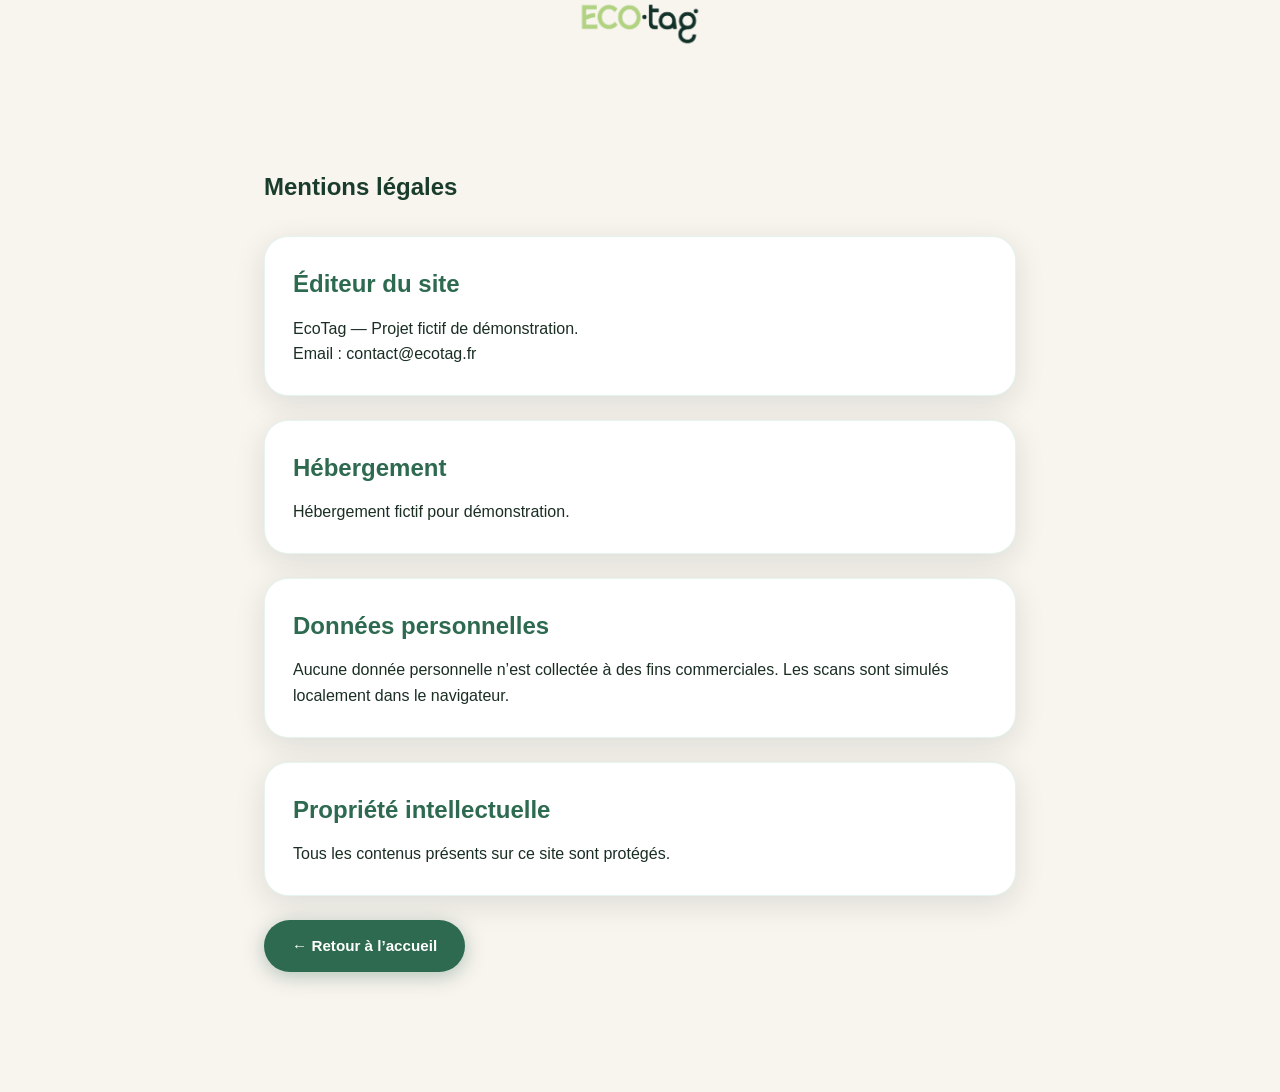
<file: mentions-legales.html>
<!DOCTYPE html>
<html lang="fr">
<head>
  <meta charset="UTF-8" />
  <meta name="viewport" content="width=device-width, initial-scale=1.0" />
  <title>Mentions légales — EcoTag</title>
  <link rel="stylesheet" href="style.css" />
</head>
<body>


<!-- HEADER -->


    <a href="index.html" class="logo">
        <img src="assets/logo-ecotag.png" alt="EcoTag" class="logo-image">
    </a>

<!-- PAGE CONTENT -->
  <section class="legal-page">
    <div class="container legal-container">
      <h1>Mentions légales</h1>

      <div class="legal-card">
        <h2>Éditeur du site</h2>
        <p>
          EcoTag — Projet fictif de démonstration.
          <br>
          Email : contact@ecotag.fr
        </p>
      </div>

      <div class="legal-card">
        <h2>Hébergement</h2>
        <p>
          Hébergement fictif pour démonstration.
        </p>
      </div>

      <div class="legal-card">
        <h2>Données personnelles</h2>
        <p>
          Aucune donnée personnelle n’est collectée à des fins commerciales.
          Les scans sont simulés localement dans le navigateur.
        </p>
      </div>

      <div class="legal-card">
        <h2>Propriété intellectuelle</h2>
        <p>
          Tous les contenus présents sur ce site sont protégés.
        </p>
      </div>

      <a href="index.html" class="btn-primary">← Retour à l’accueil</a>
    </div>
  </section>

</body>
</html>
</file>
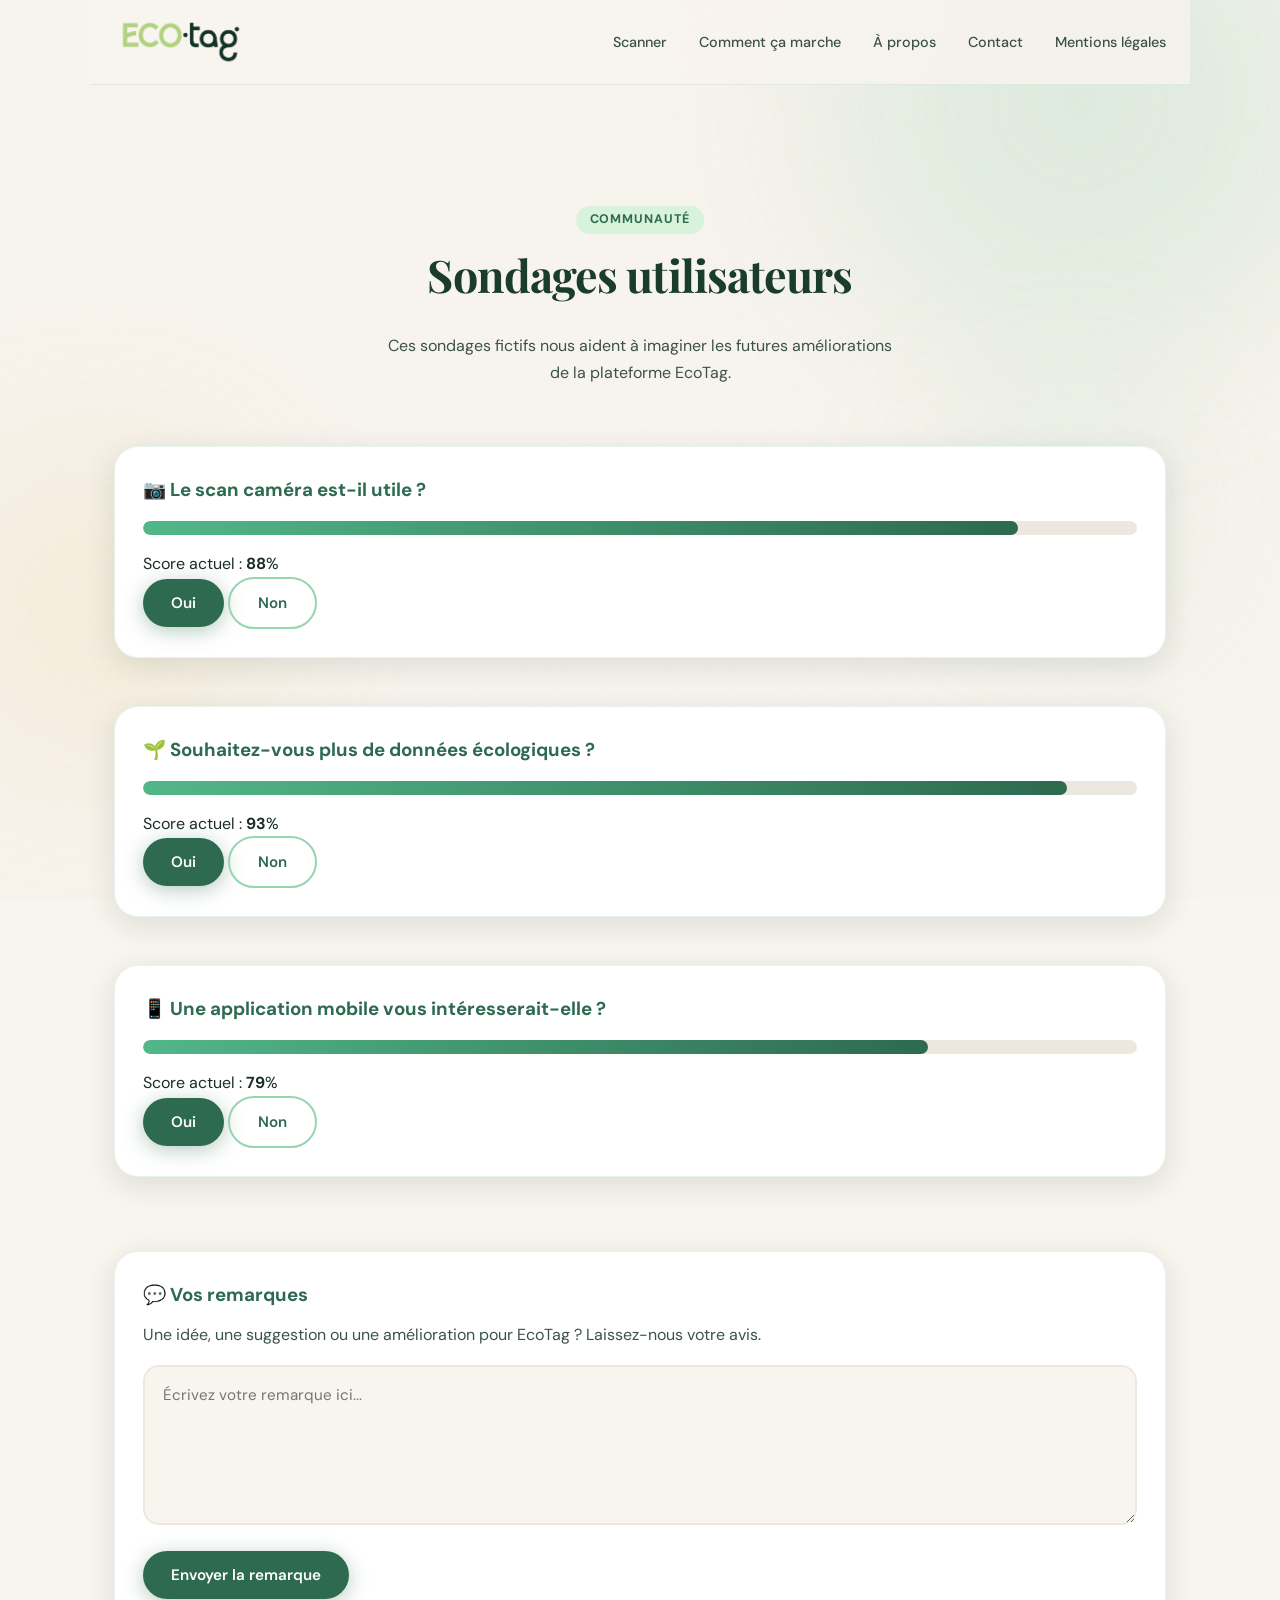
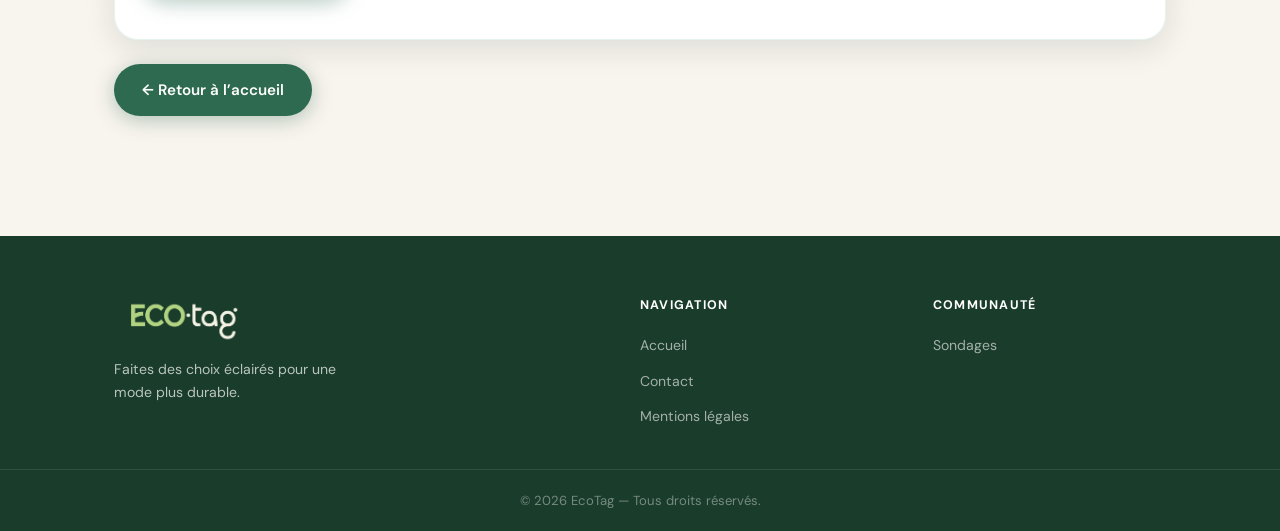
<file: sondages.html>
<!DOCTYPE html>
<html lang="fr">

<head>
  <meta charset="UTF-8" />
  <meta name="viewport" content="width=device-width, initial-scale=1.0" />

  <title>Sondages — EcoTag</title>

  <link rel="stylesheet" href="style.css" />

  <link rel="preconnect" href="https://fonts.googleapis.com" />
  <link rel="preconnect" href="https://fonts.gstatic.com" crossorigin />

  <link
    href="https://fonts.googleapis.com/css2?family=Playfair+Display:wght@400;700&family=DM+Sans:wght@300;400;500;600;700&display=swap"
    rel="stylesheet" />
</head>

<body>

  <!-- BACKGROUND -->
  <div class="bg-shapes" aria-hidden="true">
    <div class="shape shape-1"></div>
    <div class="shape shape-2"></div>
    <div class="shape shape-3"></div>
    <div class="grain"></div>
  </div>

  <!-- HEADER -->
  <header class="header">

    <nav class="nav">

    <a href="index.html" class="logo">
        <img src="assets/logo-ecotag.png" alt="EcoTag" class="logo-image">
    </a>

      <ul class="nav-links">
        <li><a href="index.html#scanner">Scanner</a></li>
        <li><a href="index.html#comment-ca-marche">Comment ça marche</a></li>
        <li><a href="index.html#about">À propos</a></li>
        <li><a href="contact.html">Contact</a></li>
        <li><a href="mentions-legales.html">Mentions légales</a></li>
      </ul>

    </nav>

  </header>

  <!-- PAGE -->
  <section class="survey-page">

    <div class="container">

      <!-- TITRE -->
      <div class="section-header">

        <span class="section-tag">
          Communauté
        </span>

        <h1 class="section-title">
          Sondages utilisateurs
        </h1>

        <p class="section-subtitle">
          Ces sondages fictifs nous aident à imaginer les futures améliorations de la plateforme EcoTag.
        </p>

      </div>

      <!-- GRID -->
      <div class="survey-grid">

        <!-- SONDAGE 1 -->
        <div class="survey-card">

          <h3>📷 Le scan caméra est-il utile ?</h3>

          <div class="survey-result">
            <div
              class="survey-bar"
              id="bar-1"
              style="width:88%">
            </div>
          </div>

          <p class="survey-score">
            Score actuel :
            <strong id="score-1">88</strong>%
          </p>

          <div class="survey-actions">

            <button
              class="btn-primary"
              data-survey="1"
              onclick="voteSurvey(1, true)">
              Oui
            </button>

            <button
              class="btn-secondary"
              data-survey="1"
              onclick="voteSurvey(1, false)">
              Non
            </button>

          </div>

        </div>

        <!-- SONDAGE 2 -->
        <div class="survey-card">

          <h3>🌱 Souhaitez-vous plus de données écologiques ?</h3>

          <div class="survey-result">
            <div
              class="survey-bar"
              id="bar-2"
              style="width:93%">
            </div>
          </div>

          <p class="survey-score">
            Score actuel :
            <strong id="score-2">93</strong>%
          </p>

          <div class="survey-actions">

            <button
              class="btn-primary"
              data-survey="2"
              onclick="voteSurvey(2, true)">
              Oui
            </button>

            <button
              class="btn-secondary"
              data-survey="2"
              onclick="voteSurvey(2, false)">
              Non
            </button>

          </div>

        </div>

        <!-- SONDAGE 3 -->
        <div class="survey-card">

          <h3>📱 Une application mobile vous intéresserait-elle ?</h3>

          <div class="survey-result">
            <div
              class="survey-bar"
              id="bar-3"
              style="width:79%">
            </div>
          </div>

          <p class="survey-score">
            Score actuel :
            <strong id="score-3">79</strong>%
          </p>

          <div class="survey-actions">

            <button
              class="btn-primary"
              data-survey="3"
              onclick="voteSurvey(3, true)">
              Oui
            </button>

            <button
              class="btn-secondary"
              data-survey="3"
              onclick="voteSurvey(3, false)">
              Non
            </button>

          </div>

        </div>

      </div>

      <!-- REMARQUES -->
      <div class="feedback-section">

        <div class="survey-card">

          <h3>💬 Vos remarques</h3>

          <p class="feedback-text">
            Une idée, une suggestion ou une amélioration pour EcoTag ?
            Laissez-nous votre avis.
          </p>

          <textarea
            id="feedback-message"
            class="feedback-textarea"
            placeholder="Écrivez votre remarque ici..."></textarea>

          <button
            class="btn-primary feedback-btn"
            onclick="submitFeedback()">
            Envoyer la remarque
          </button>

          <p
            id="feedback-success"
            class="feedback-success hidden">
            ✅ Merci pour votre remarque !
          </p>

        </div>

      </div>

      <!-- RETOUR -->
      <div class="survey-back">

        <a href="index.html" class="btn-primary">
          ← Retour à l’accueil
        </a>

      </div>

    </div>

  </section>

  <!-- FOOTER -->
  <footer class="footer">

    <div class="container footer-grid">

      <div class="footer-brand">

        <a href="index.html" class="logo">
          <img src="assets/logo-clair.png" alt="EcoTag" class="logo-image">
        </a>



        
        <p>
          Faites des choix éclairés pour une mode plus durable.
        </p>

      </div>

      <div class="footer-links">

        <h4>Navigation</h4>

        <ul>
          <li><a href="index.html">Accueil</a></li>
          <li><a href="contact.html">Contact</a></li>
          <li><a href="mentions-legales.html">Mentions légales</a></li>
        </ul>

      </div>

      <div class="footer-links">

        <h4>Communauté</h4>

        <ul>
          <li><a href="sondages.html">Sondages</a></li>
        </ul>

      </div>

    </div>

    <div class="footer-bottom">
      © 2026 EcoTag — Tous droits réservés.
    </div>

  </footer>

  <!-- SCRIPT -->
  <script>

    // Empêche plusieurs votes
    const votedSurveys = {};

    function voteSurvey(id, positive) {

      if (votedSurveys[id]) {

        alert("Vous avez déjà voté pour ce sondage.");
        return;
      }

      const scoreElement =
        document.getElementById(`score-${id}`);

      const barElement =
        document.getElementById(`bar-${id}`);

      const buttons =
        document.querySelectorAll(`[data-survey="${id}"]`);

      let currentScore =
        parseInt(scoreElement.textContent);

      // Vote
      if (positive) {
        currentScore += 2;
      } else {
        currentScore -= 2;
      }

      // Limites
      if (currentScore > 100) {
        currentScore = 100;
      }

      if (currentScore < 0) {
        currentScore = 0;
      }

      // Mise à jour UI
      scoreElement.textContent = currentScore;

      barElement.style.width =
        currentScore + '%';

      barElement.style.transition =
        'width 0.4s ease';

      // Désactivation des boutons
      buttons.forEach(button => {

        button.disabled = true;

        button.style.opacity = '0.6';

        button.style.cursor = 'not-allowed';
      });

      // Sauvegarde vote
      votedSurveys[id] = true;
    }

    // Remarques
    function submitFeedback() {

      const textarea =
        document.getElementById('feedback-message');

      const success =
        document.getElementById('feedback-success');

      const message =
        textarea.value.trim();

      if (message === '') {

        alert('Veuillez écrire une remarque.');
        return;
      }

      success.classList.remove('hidden');

      textarea.value = '';

      setTimeout(() => {

        success.classList.add('hidden');

      }, 4000);
    }

  </script>

</body>

</html>
</file>
<file: style.css>
/* ===========================
   ECOTAG — style.css
   =========================== */

:root {
  --green-deep:   #1a3c2b;
  --green-mid:    #2d6a4f;
  --green-light:  #52b788;
  --green-pale:   #95d5b2;
  --green-mint:   #d8f3dc;
  --amber:        #e9c46a;
  --red-eco:      #e07a5f;
  --cream:        #f8f4ee;
  --cream-dark:   #ede8df;
  --text-dark:    #1a2e22;
  --text-mid:     #3b5249;
  --text-light:   #6b8c79;
  --white:        #ffffff;
  --shadow-sm:    0 2px 8px rgba(26,60,43,0.08);
  --shadow-md:    0 8px 30px rgba(26,60,43,0.12);
  --shadow-lg:    0 20px 60px rgba(26,60,43,0.16);
  --radius-sm:    8px;
  --radius-md:    16px;
  --radius-lg:    24px;
  --radius-xl:    40px;
  --font-display: 'Playfair Display', Georgia, serif;
  --font-body:    'DM Sans', sans-serif;
  --transition:   0.3s cubic-bezier(0.4, 0, 0.2, 1);
}

*, *::before, *::after { box-sizing: border-box; margin: 0; padding: 0; }
html { scroll-behavior: smooth; }
body {
  font-family: var(--font-body);
  background-color: var(--cream);
  color: var(--text-dark);
  line-height: 1.6;
  overflow-x: hidden;
}
img { max-width: 100%; }
a { text-decoration: none; color: inherit; }
ul { list-style: none; }
button { cursor: pointer; border: none; background: none; font-family: var(--font-body); }

/* ---- Background ---- */
.bg-shapes {
  position: fixed; inset: 0;
  pointer-events: none; z-index: 0; overflow: hidden;
}
.shape {
  position: absolute; border-radius: 50%;
  filter: blur(80px); opacity: 0.18;
}
.shape-1 {
  width: 600px; height: 600px;
  background: radial-gradient(circle, var(--green-light), transparent);
  top: -200px; right: -100px;
  animation: floatShape 12s ease-in-out infinite alternate;
}
.shape-2 {
  width: 400px; height: 400px;
  background: radial-gradient(circle, var(--amber), transparent);
  bottom: 10%; left: -100px;
  animation: floatShape 16s ease-in-out infinite alternate-reverse;
}
.shape-3 {
  width: 300px; height: 300px;
  background: radial-gradient(circle, var(--green-pale), transparent);
  top: 40%; right: 5%;
  animation: floatShape 20s ease-in-out infinite alternate;
}
.grain {
  position: fixed; inset: 0;
  background-image: url("data:image/svg+xml,%3Csvg viewBox='0 0 256 256' xmlns='http://www.w3.org/2000/svg'%3E%3Cfilter id='noise'%3E%3CfeTurbulence type='fractalNoise' baseFrequency='0.9' numOctaves='4' stitchTiles='stitch'/%3E%3C/filter%3E%3Crect width='100%25' height='100%25' filter='url(%23noise)' opacity='1'/%3E%3C/svg%3E");
  opacity: 0.025; pointer-events: none;
}
@keyframes floatShape {
  from { transform: translate(0,0) scale(1); }
  to   { transform: translate(30px,40px) scale(1.08); }
}

.container { max-width: 1100px; margin: 0 auto; padding: 0 24px; position: relative; z-index: 1; }

/* ---- HEADER ---- */
.header { position: sticky; top: 0; z-index: 100; }
.nav {
  max-width: 1100px; margin: 0 auto; padding: 18px 24px;
  display: flex; align-items: center; gap: 40px;
  background: rgba(248,244,238,0.85);
  backdrop-filter: blur(16px);
  border-bottom: 1px solid rgba(82,183,136,0.15);
}
.logo {
  display: flex; align-items: center; gap: 8px;
  font-family: var(--font-display); font-size: 1.5rem;
  font-weight: 400; color: var(--green-deep); letter-spacing: -0.02em;
}
.logo-image {
  height: 48px;
  width: 100%;
  display: block;
  object-fit: contain;
}
.logo-icon { font-size: 1.4rem; }
.logo-text strong { color: var(--green-light); }
.nav-links { display: flex; gap: 32px; margin-left: auto; }
.nav-links a {
  font-size: 0.9rem; font-weight: 500; color: var(--text-mid);
  transition: color var(--transition); position: relative;
}
.nav-links a::after {
  content: ''; position: absolute; bottom: -2px; left: 0;
  width: 0; height: 2px; background: var(--green-light);
  border-radius: 2px; transition: width var(--transition);
}
.nav-links a:hover { color: var(--green-mid); }
.nav-links a:hover::after { width: 100%; }
.nav-cta {
  padding: 10px 22px; background: var(--green-mid); color: var(--white);
  border-radius: 50px; font-size: 0.88rem; font-weight: 600;
  transition: all var(--transition); white-space: nowrap;
  box-shadow: 0 4px 14px rgba(45,106,79,0.3);
}
.nav-cta:hover { background: var(--green-deep); transform: translateY(-1px); }
.hamburger { display: none; flex-direction: column; gap: 5px; padding: 8px; margin-left: auto; }
.hamburger span { display: block; width: 24px; height: 2px; background: var(--green-deep); border-radius: 2px; }

/* ---- HERO ---- */
.hero {
  min-height: 90vh; display: grid; grid-template-columns: 1fr 1fr;
  align-items: center; gap: 60px;
  max-width: 1100px; margin: 0 auto; padding: 80px 24px 60px;
  position: relative; z-index: 1;
}
.hero-badge {
  display: inline-flex; align-items: center; gap: 6px;
  padding: 6px 16px; background: var(--green-mint); color: var(--green-mid);
  border-radius: 50px; font-size: 0.82rem; font-weight: 600;
  letter-spacing: 0.04em; text-transform: uppercase; margin-bottom: 24px;
  border: 1px solid rgba(82,183,136,0.3);
}
.hero-title {
  font-family: var(--font-display);
  font-size: clamp(2.4rem, 5vw, 4rem); font-weight: 700;
  line-height: 1.15; color: var(--green-deep);
  letter-spacing: -0.03em; margin-bottom: 20px;
}
.hero-title em { font-style: italic; color: var(--green-light); }
.hero-subtitle { font-size: 1.05rem; color: var(--text-mid); max-width: 460px; margin-bottom: 36px; line-height: 1.7; }
.hero-actions { display: flex; gap: 16px; flex-wrap: wrap; margin-bottom: 48px; }

.btn-primary {
  display: inline-flex; align-items: center; gap: 8px;
  padding: 14px 28px; background: var(--green-mid); color: var(--white);
  border-radius: 50px; font-size: 0.95rem; font-weight: 600;
  transition: all var(--transition); box-shadow: 0 4px 20px rgba(45,106,79,0.35);
}
.btn-primary:hover { background: var(--green-deep); transform: translateY(-2px); box-shadow: 0 8px 28px rgba(45,106,79,0.45); }
.btn-secondary {
  display: inline-flex; align-items: center; gap: 8px;
  padding: 14px 28px; background: transparent; color: var(--green-mid);
  border: 2px solid var(--green-pale); border-radius: 50px;
  font-size: 0.95rem; font-weight: 600; transition: all var(--transition);
}
.btn-secondary:hover { background: var(--green-mint); border-color: var(--green-light); transform: translateY(-2px); }

.hero-stats { display: flex; align-items: center; gap: 24px; }
.stat { text-align: center; }
.stat-value { display: block; font-family: var(--font-display); font-size: 1.6rem; font-weight: 700; color: var(--green-deep); }
.stat-label { font-size: 0.78rem; color: var(--text-light); text-transform: uppercase; letter-spacing: 0.06em; }
.stat-divider { width: 1px; height: 40px; background: var(--green-pale); }

.hero-visual { position: relative; display: flex; justify-content: center; align-items: center; }
.phone-mockup {
  width: 220px; height: 420px; background: var(--green-deep); border-radius: 36px;
  padding: 16px; box-shadow: var(--shadow-lg), 0 0 0 8px rgba(26,60,43,0.08);
  position: relative; z-index: 2;
}
.phone-screen {
  width: 100%; height: 100%;
  background: linear-gradient(160deg, #0d2318 0%, #1a3c2b 100%);
  border-radius: 24px; overflow: hidden;
  display: flex; align-items: center; justify-content: center;
}
.scan-frame { width: 140px; height: 140px; position: relative; margin: 0 auto 12px; }
.scan-corner { position: absolute; width: 24px; height: 24px; border-color: var(--green-light); border-style: solid; }
.scan-corner.tl { top:0;left:0;border-width:3px 0 0 3px;border-radius:4px 0 0 0; }
.scan-corner.tr { top:0;right:0;border-width:3px 3px 0 0;border-radius:0 4px 0 0; }
.scan-corner.bl { bottom:0;left:0;border-width:0 0 3px 3px;border-radius:0 0 0 4px; }
.scan-corner.br { bottom:0;right:0;border-width:0 3px 3px 0;border-radius:0 0 4px 0; }
.scan-line {
  position: absolute; left: 8px; right: 8px; height: 2px; top: 0;
  background: linear-gradient(90deg, transparent, var(--green-light), transparent);
  border-radius: 2px; animation: scanMove 2s ease-in-out infinite;
}
@keyframes scanMove {
  0%   { top: 8px; opacity: 0; }
  10%  { opacity: 1; }
  90%  { opacity: 1; }
  100% { top: calc(100% - 8px); opacity: 0; }
}
.scan-label { font-size: 0.68rem; color: var(--green-pale); letter-spacing: 0.04em; }

.floating-card {
  position: absolute; background: var(--white); border-radius: var(--radius-md);
  padding: 12px 16px; display: flex; align-items: center; gap: 10px;
  box-shadow: var(--shadow-md); border: 1px solid rgba(82,183,136,0.2); z-index: 3;
}
.card-co2 { left: -30px; top: 25%; animation: floatCard 4s ease-in-out infinite alternate; }
.card-score { right: -30px; bottom: 25%; animation: floatCard 4s ease-in-out infinite alternate-reverse; }
.card-icon { font-size: 1.4rem; }
.card-value { font-weight: 700; font-size: 0.9rem; color: var(--green-deep); }
.card-desc { font-size: 0.72rem; color: var(--text-light); }
@keyframes floatCard { from { transform: translateY(0px); } to { transform: translateY(-10px); } }

/* ---- SECTION COMMONS ---- */
.section-header { text-align: center; margin-bottom: 60px; }
.section-tag {
  display: inline-block; padding: 4px 14px; background: var(--green-mint); color: var(--green-mid);
  border-radius: 50px; font-size: 0.78rem; font-weight: 700;
  text-transform: uppercase; letter-spacing: 0.08em; margin-bottom: 14px;
}
.section-title {
  font-family: var(--font-display); font-size: clamp(1.8rem, 4vw, 2.8rem);
  font-weight: 700; color: var(--green-deep); letter-spacing: -0.02em;
  line-height: 1.2; margin-bottom: 14px;
}
.section-title em { font-style: italic; color: var(--green-light); }
.section-subtitle { font-size: 1rem; color: var(--text-mid); max-width: 520px; margin: 0 auto; line-height: 1.7; }

/* ---- SCANNER SECTION ---- */
.scanner-section { padding: 100px 0; position: relative; z-index: 1; }
.scanner-card {
  background: var(--white); border-radius: var(--radius-xl);
  box-shadow: var(--shadow-lg); overflow: hidden;
  border: 1px solid rgba(82,183,136,0.12); max-width: 700px; margin: 0 auto 40px;
}
.tabs { display: flex; background: var(--cream-dark); padding: 8px; gap: 8px; }
.tab {
  flex: 1; padding: 12px 16px; border-radius: var(--radius-md);
  font-size: 0.88rem; font-weight: 600; color: var(--text-mid); transition: all var(--transition);
}
.tab.active { background: var(--white); color: var(--green-mid); box-shadow: var(--shadow-sm); }
.tab:not(.active):hover { background: rgba(255,255,255,0.5); color: var(--green-deep); }
.tab-content { padding: 32px; display: none; }
.tab-content.active { display: block; }

.input-group label {
  display: block; font-size: 0.85rem; font-weight: 600; color: var(--text-mid);
  margin-bottom: 10px; text-transform: uppercase; letter-spacing: 0.05em;
}
.input-row { display: flex; gap: 12px; }
.input-row input {
  flex: 1; padding: 14px 20px; border: 2px solid var(--cream-dark);
  border-radius: var(--radius-md); font-size: 1rem; font-family: var(--font-body);
  color: var(--text-dark); background: var(--cream);
  transition: all var(--transition); outline: none; letter-spacing: 0.05em;
}
.input-row input:focus { border-color: var(--green-light); box-shadow: 0 0 0 4px rgba(82,183,136,0.15); background: var(--white); }
.input-row input::placeholder { color: var(--text-light); letter-spacing: 0; }
.btn-scan {
  padding: 14px 28px; background: var(--green-mid); color: var(--white);
  border-radius: var(--radius-md); font-size: 0.95rem; font-weight: 700;
  transition: all var(--transition); white-space: nowrap;
  box-shadow: 0 4px 14px rgba(45,106,79,0.3);
}
.btn-scan:hover { background: var(--green-deep); transform: translateY(-1px); }
.input-hint { display: block; margin-top: 8px; font-size: 0.78rem; color: var(--text-light); }
.examples { display: flex; align-items: center; gap: 8px; flex-wrap: wrap; margin-top: 20px; }
.examples-label { font-size: 0.8rem; color: var(--text-light); font-weight: 500; }
.example-chip {
  padding: 5px 12px; background: var(--green-mint); color: var(--green-mid);
  border-radius: 50px; font-size: 0.78rem; font-weight: 600; font-family: monospace;
  transition: all var(--transition); border: 1px solid rgba(82,183,136,0.3);
}
.example-chip:hover { background: var(--green-pale); transform: translateY(-1px); }

/* Camera */
.camera-area { text-align: center; }
.camera-preview {
  position: relative; width: 100%; max-width: 420px; aspect-ratio: 4/3;
  margin: 0 auto 20px; border-radius: var(--radius-lg); overflow: hidden; background: var(--green-deep);
}
#video-feed { width: 100%; height: 100%; object-fit: cover; display: block; }
.camera-overlay {
  position: absolute; inset: 0; display: flex; flex-direction: column;
  align-items: center; justify-content: center; pointer-events: none;
}
.camera-frame { width: 200px; height: 150px; position: relative; }
.cam-corner { position: absolute; width: 28px; height: 28px; border-color: var(--green-light); border-style: solid; }
.cam-corner.tl { top:0;left:0;border-width:3px 0 0 3px;border-radius:4px 0 0 0; }
.cam-corner.tr { top:0;right:0;border-width:3px 3px 0 0;border-radius:0 4px 0 0; }
.cam-corner.bl { bottom:0;left:0;border-width:0 0 3px 3px;border-radius:0 0 0 4px; }
.cam-corner.br { bottom:0;right:0;border-width:0 3px 3px 0;border-radius:0 0 4px 0; }
.cam-scanline {
  position: absolute; left: 0; right: 0; height: 2px;
  background: linear-gradient(90deg, transparent, var(--green-light), transparent);
  animation: scanMove 2s ease-in-out infinite; display: none;
}
.camera-tip { color: rgba(255,255,255,0.8); font-size: 0.8rem; margin-top: 12px; display: none; }
.camera-placeholder {
  position: absolute; inset: 0; display: flex; flex-direction: column;
  align-items: center; justify-content: center; color: var(--green-pale); gap: 8px;
}
.camera-placeholder.hidden { display: none; }
.cam-icon { font-size: 2.5rem; }
.camera-placeholder p { font-size: 0.9rem; font-weight: 500; }
.camera-placeholder small { font-size: 0.75rem; opacity: 0.7; }
.camera-controls { display: flex; gap: 12px; justify-content: center; flex-wrap: wrap; margin-bottom: 12px; }
.camera-status { font-size: 0.85rem; color: var(--text-light); min-height: 20px; }
.hidden { display: none !important; }

/* ---- PHONE TAB (QR) ---- */
.phone-tab-intro {
  margin-bottom: 24px;
}
.phone-tab-intro p {
  font-size: 0.92rem; color: var(--text-mid); line-height: 1.7;
}
.qr-block {
  display: flex; align-items: center; gap: 32px;
  margin-bottom: 24px; flex-wrap: wrap;
}
.qr-wrapper {
  display: inline-block; padding: 14px; background: var(--white);
  border-radius: var(--radius-md); border: 2px solid var(--green-pale);
  flex-shrink: 0;
}
#qrcode img, #qrcode canvas { display: block; }
.qr-info { flex: 1; min-width: 200px; }
.qr-main { font-size: 0.88rem; color: var(--text-mid); margin-bottom: 8px; line-height: 1.5; }
.qr-strong { font-size: 1rem; font-weight: 600; color: var(--green-mid); margin-bottom: 6px; }
.qr-small { font-size: 0.78rem; color: var(--text-light); }
.phone-steps {
  background: var(--green-mint); border-radius: var(--radius-md);
  padding: 18px 20px; border: 1px solid rgba(82,183,136,0.3);
}
.phone-steps-title { font-size: 0.88rem; font-weight: 700; color: var(--green-deep); margin-bottom: 10px; }
.phone-steps ol { padding-left: 18px; list-style: decimal; }
.phone-steps li { font-size: 0.85rem; color: var(--text-mid); line-height: 1.6; margin-bottom: 4px; }

/* ---- RESULT ---- */
.result-panel {
  background: var(--white); border-radius: var(--radius-xl); box-shadow: var(--shadow-lg);
  padding: 40px; max-width: 700px; margin: 0 auto;
  border: 1px solid rgba(82,183,136,0.15); animation: slideUp 0.5s cubic-bezier(0.4,0,0.2,1);
}
@keyframes slideUp { from { opacity:0; transform:translateY(30px); } to { opacity:1; transform:translateY(0); } }
.result-header { display: flex; align-items: flex-start; justify-content: space-between; gap: 24px; margin-bottom: 20px; }
.result-brand { font-size: 0.78rem; font-weight: 700; text-transform: uppercase; letter-spacing: 0.1em; color: var(--green-light); margin-bottom: 6px; }
.result-name { font-family: var(--font-display); font-size: 1.5rem; font-weight: 700; color: var(--green-deep); line-height: 1.3; margin-bottom: 8px; }
.result-barcode-tag { font-size: 0.8rem; color: var(--text-light); font-family: monospace; background: var(--cream); padding: 3px 10px; border-radius: 50px; display: inline-block; }
.result-score-ring { position: relative; width: 110px; height: 110px; flex-shrink: 0; }
.score-svg { width: 100%; height: 100%; transform: rotate(-90deg); }
.score-track { fill: none; stroke: var(--cream-dark); stroke-width: 10; }
.score-fill { fill: none; stroke-width: 10; stroke-linecap: round; transition: stroke-dashoffset 1.5s cubic-bezier(0.4,0,0.2,1), stroke 0.5s; }
.score-text { position: absolute; inset: 0; display: flex; flex-direction: column; align-items: center; justify-content: center; line-height: 1; }
.score-number { font-family: var(--font-display); font-size: 1.8rem; font-weight: 700; color: var(--green-deep); }
.score-label { font-size: 0.72rem; color: var(--text-light); font-weight: 500; }
.result-badge-row { margin-bottom: 28px; }
.eco-badge { display: inline-flex; align-items: center; padding: 8px 20px; border-radius: 50px; font-size: 0.88rem; font-weight: 700; letter-spacing: 0.04em; }
.eco-badge.excellent { background: #d1fae5; color: #065f46; }
.eco-badge.good      { background: var(--green-mint); color: var(--green-mid); }
.eco-badge.average   { background: #fef3c7; color: #92400e; }
.eco-badge.poor      { background: #fee2e2; color: #991b1b; }
.result-metrics { display: grid; grid-template-columns: repeat(4,1fr); gap: 16px; margin-bottom: 28px; }
.metric-card {
  background: var(--cream); border-radius: var(--radius-md); padding: 16px 12px;
  text-align: center; border: 1px solid transparent; transition: all var(--transition);
}
.metric-card:hover { border-color: var(--green-pale); transform: translateY(-2px); box-shadow: var(--shadow-sm); }
.metric-icon { font-size: 1.4rem; margin-bottom: 6px; }
.metric-value { font-family: var(--font-display); font-size: 1.1rem; font-weight: 700; color: var(--green-deep); margin-bottom: 4px; line-height: 1.2; }
.metric-label { font-size: 0.72rem; color: var(--text-light); text-transform: uppercase; letter-spacing: 0.04em; }
.result-details-grid { display: grid; grid-template-columns: 1fr 1fr; gap: 16px; margin-bottom: 24px; }
.detail-block { background: var(--cream); border-radius: var(--radius-md); padding: 16px; border-left: 3px solid var(--green-pale); }
.detail-block h4 { font-size: 0.82rem; font-weight: 700; color: var(--green-mid); margin-bottom: 8px; text-transform: uppercase; letter-spacing: 0.05em; }
.detail-block p { font-size: 0.88rem; color: var(--text-mid); line-height: 1.5; }
.result-tips { background: linear-gradient(135deg, var(--green-mint), rgba(149,213,178,0.3)); border-radius: var(--radius-md); padding: 20px; margin-bottom: 28px; }
.result-tips h4 { font-size: 0.9rem; font-weight: 700; color: var(--green-deep); margin-bottom: 12px; }
.result-tips ul { display: flex; flex-direction: column; gap: 8px; }
.result-tips li { font-size: 0.88rem; color: var(--text-mid); padding-left: 16px; position: relative; line-height: 1.5; }
.result-tips li::before { content: '✓'; position: absolute; left: 0; color: var(--green-light); font-weight: 700; }
.result-actions { display: flex; gap: 12px; flex-wrap: wrap; }

/* ---- LOADING / ERROR ---- */
.loading-panel, .error-panel { text-align: center; padding: 60px 24px; max-width: 700px; margin: 0 auto; animation: slideUp 0.4s ease; }
.loading-spinner { margin-bottom: 24px; }
.leaf-spinner { font-size: 3rem; display: inline-block; animation: spinLeaf 1.5s linear infinite; }
@keyframes spinLeaf { from { transform: rotate(0deg); } to { transform: rotate(360deg); } }
.loading-text { font-family: var(--font-display); font-size: 1.3rem; color: var(--green-deep); margin-bottom: 8px; }
.loading-sub { font-size: 0.88rem; color: var(--text-light); }
.error-icon { font-size: 2.5rem; margin-bottom: 16px; }
.error-text { font-size: 1.1rem; color: var(--text-dark); margin-bottom: 20px; }

/* ---- HOW ---- */
.how-section {
  padding: 100px 0;
  background: linear-gradient(180deg, var(--cream) 0%, var(--green-mint) 50%, var(--cream) 100%);
  position: relative; z-index: 1;
}
.steps-grid { display: flex; align-items: center; gap: 24px; justify-content: center; flex-wrap: wrap; }
.step-card {
  flex: 1; min-width: 220px; max-width: 280px; background: var(--white);
  border-radius: var(--radius-lg); padding: 36px 28px; text-align: center;
  box-shadow: var(--shadow-md); border: 1px solid rgba(82,183,136,0.15);
  transition: all var(--transition); position: relative; overflow: hidden;
}
.step-card::before { content: ''; position: absolute; top: 0; left: 0; right: 0; height: 4px; background: linear-gradient(90deg, var(--green-light), var(--green-pale)); }
.step-card:hover { transform: translateY(-6px); box-shadow: var(--shadow-lg); }
.step-number { font-family: var(--font-display); font-size: 3.5rem; font-weight: 700; color: var(--green-mint); line-height: 1; margin-bottom: 12px; }
.step-icon { font-size: 2rem; margin-bottom: 12px; }
.step-card h3 { font-family: var(--font-display); font-size: 1.2rem; color: var(--green-deep); margin-bottom: 12px; }
.step-card p { font-size: 0.88rem; color: var(--text-mid); line-height: 1.6; }
.step-connector { font-size: 1.8rem; color: var(--green-pale); font-weight: 300; flex-shrink: 0; }

/* ---- ABOUT ---- */
.about-section { padding: 100px 0; position: relative; z-index: 1; }
.about-grid { display: grid; grid-template-columns: 1fr 1fr; gap: 80px; align-items: center; }
.about-text { max-width: 480px; }
.about-text p { font-size: 0.98rem; color: var(--text-mid); line-height: 1.75; margin-bottom: 20px; }
.about-text strong { color: var(--green-deep); font-weight: 700; }
.about-badges { display: flex; gap: 10px; flex-wrap: wrap; margin-top: 28px; }
.about-badge { padding: 6px 16px; background: var(--cream-dark); color: var(--green-mid); border-radius: 50px; font-size: 0.82rem; font-weight: 600; border: 1px solid rgba(82,183,136,0.25); }
.about-visual { position: relative; display: flex; justify-content: center; align-items: center; height: 320px; }
.about-circle {
  width: 200px; height: 200px; border-radius: 50%;
  background: linear-gradient(135deg, var(--green-mid), var(--green-light));
  display: flex; align-items: center; justify-content: center;
  box-shadow: 0 20px 60px rgba(45,106,79,0.3);
}
.circle-inner { text-align: center; }
.circle-emoji { font-size: 3rem; display: block; margin-bottom: 6px; }
.circle-text { font-family: var(--font-display); font-size: 0.95rem; font-weight: 700; color: var(--white); line-height: 1.3; }
.about-fact { position: absolute; background: var(--white); border-radius: var(--radius-md); padding: 14px 18px; box-shadow: var(--shadow-md); border: 1px solid rgba(82,183,136,0.15); line-height: 1.4; }
.about-fact strong { display: block; font-family: var(--font-display); font-size: 1.2rem; color: var(--green-deep); }
.about-fact span { font-size: 0.78rem; color: var(--text-light); }
.fact-1 { top: 10%; left: 5%; animation: floatCard 5s ease-in-out infinite alternate; }
.fact-2 { bottom: 10%; right: 5%; animation: floatCard 5s ease-in-out infinite alternate-reverse; }

/* ---- FOOTER ---- */
.footer { background: var(--green-deep); color: rgba(255,255,255,0.7); padding: 60px 0 0; position: relative; z-index: 1; }
.footer-grid { display: grid; grid-template-columns: 2fr 1fr 1fr; gap: 60px; padding-bottom: 40px; }
.footer-brand .logo { color: var(--white); margin-bottom: 14px; display: inline-flex; }
.footer-brand .logo-text strong { color: var(--green-pale); }
.footer-brand p { font-size: 0.88rem; line-height: 1.6; max-width: 260px; }
.footer-links h4 { font-size: 0.78rem; font-weight: 700; text-transform: uppercase; letter-spacing: 0.1em; color: var(--white); margin-bottom: 16px; }
.footer-links ul { display: flex; flex-direction: column; gap: 10px; }
.footer-links a { font-size: 0.88rem; color: rgba(255,255,255,0.6); transition: color var(--transition); }
.footer-links a:hover { color: var(--green-pale); }
.footer-bottom { border-top: 1px solid rgba(255,255,255,0.1); text-align: center; padding: 20px; font-size: 0.82rem; color: rgba(255,255,255,0.4); }

/* ---- RESPONSIVE ---- */
@media (max-width: 900px) {
  .hero { grid-template-columns: 1fr; text-align: center; padding-top: 60px; }
  .hero-subtitle { max-width: 100%; }
  .hero-actions { justify-content: center; }
  .hero-stats { justify-content: center; }
  .hero-visual { order: -1; }
  .card-co2 { left: 10px; }
  .card-score { right: 10px; }
  .about-grid { grid-template-columns: 1fr; gap: 40px; }
  .about-text { max-width: 100%; }
  .about-visual { height: 240px; }
  .footer-grid { grid-template-columns: 1fr 1fr; }
  .footer-brand { grid-column: 1 / -1; }
  .result-metrics { grid-template-columns: repeat(2, 1fr); }
  .result-details-grid { grid-template-columns: 1fr; }
}
@media (max-width: 600px) {
  .nav-links, .nav-cta { display: none; }
  .hamburger { display: flex; }
  .nav { gap: 16px; }
  .hero-title { font-size: 2rem; }
  .phone-mockup { width: 160px; height: 320px; }
  .steps-grid { flex-direction: column; align-items: stretch; }
  .step-card { max-width: 100%; }
  .step-connector { transform: rotate(90deg); align-self: center; }
  .result-panel { padding: 24px; }
  .result-header { flex-direction: column; align-items: center; text-align: center; }
  .footer-grid { grid-template-columns: 1fr; gap: 30px; }
  .tabs { flex-direction: column; }
  .input-row { flex-direction: column; }
  .btn-scan { width: 100%; }
  .qr-block { flex-direction: column; align-items: center; text-align: center; }
}

.legal-page,
.contact-page,
.survey-page {
  padding: 120px 0;
  min-height: 100vh;
}

.legal-container,
.contact-container {
  max-width: 800px;
}

.legal-page h1,
.contact-page h1,
.survey-page h1 {
  margin-bottom: 30px;
  color: var(--green-deep);
}

.legal-card,
.survey-card {
  background: var(--white);
  border-radius: var(--radius-lg);
  padding: 28px;
  margin-bottom: 24px;
  box-shadow: var(--shadow-md);
  border: 1px solid rgba(82,183,136,0.15);
}

.legal-card h2,
.survey-card h3 {
  margin-bottom: 12px;
  color: var(--green-mid);
}

.contact-form {
  background: var(--white);
  padding: 32px;
  border-radius: var(--radius-xl);
  box-shadow: var(--shadow-lg);
  display: flex;
  flex-direction: column;
  gap: 20px;
}

.contact-form input,
.contact-form textarea {
  width: 100%;
  padding: 14px 18px;
  border-radius: var(--radius-md);
  border: 2px solid var(--cream-dark);
  background: var(--cream);
  font-family: var(--font-body);
}

.contact-form textarea {
  min-height: 160px;
  resize: vertical;
}

.survey-grid {
  display: grid;
  gap: 24px;
  margin-top: 40px;
}

.survey-result {
  width: 100%;
  height: 14px;
  background: var(--cream-dark);
  border-radius: 50px;
  overflow: hidden;
  margin: 16px 0;
}

.survey-bar {
  height: 100%;
  background: linear-gradient(90deg, var(--green-light), var(--green-mid));
  border-radius: 50px;
}

.back-btn {
  margin-top: 20px;
  display: inline-flex;
}

.feedback-section {
  margin-top: 50px;
}

.feedback-text {
  color: var(--text-mid);
  margin-bottom: 18px;
  line-height: 1.6;
}

.feedback-textarea {
  width: 100%;
  min-height: 160px;
  padding: 18px;
  border-radius: var(--radius-md);
  border: 2px solid var(--cream-dark);
  background: var(--cream);
  resize: vertical;
  font-family: var(--font-body);
  font-size: 0.95rem;
  color: var(--text-dark);
  margin-bottom: 18px;
  transition: all var(--transition);
}

.feedback-textarea:focus {
  outline: none;
  border-color: var(--green-light);
  background: var(--white);
  box-shadow: 0 0 0 4px rgba(82,183,136,0.15);
}

.feedback-btn {
  margin-bottom: 12px;
}

.feedback-success {
  color: var(--green-mid);
  font-weight: 600;
  margin-top: 10px;
}
</file>
